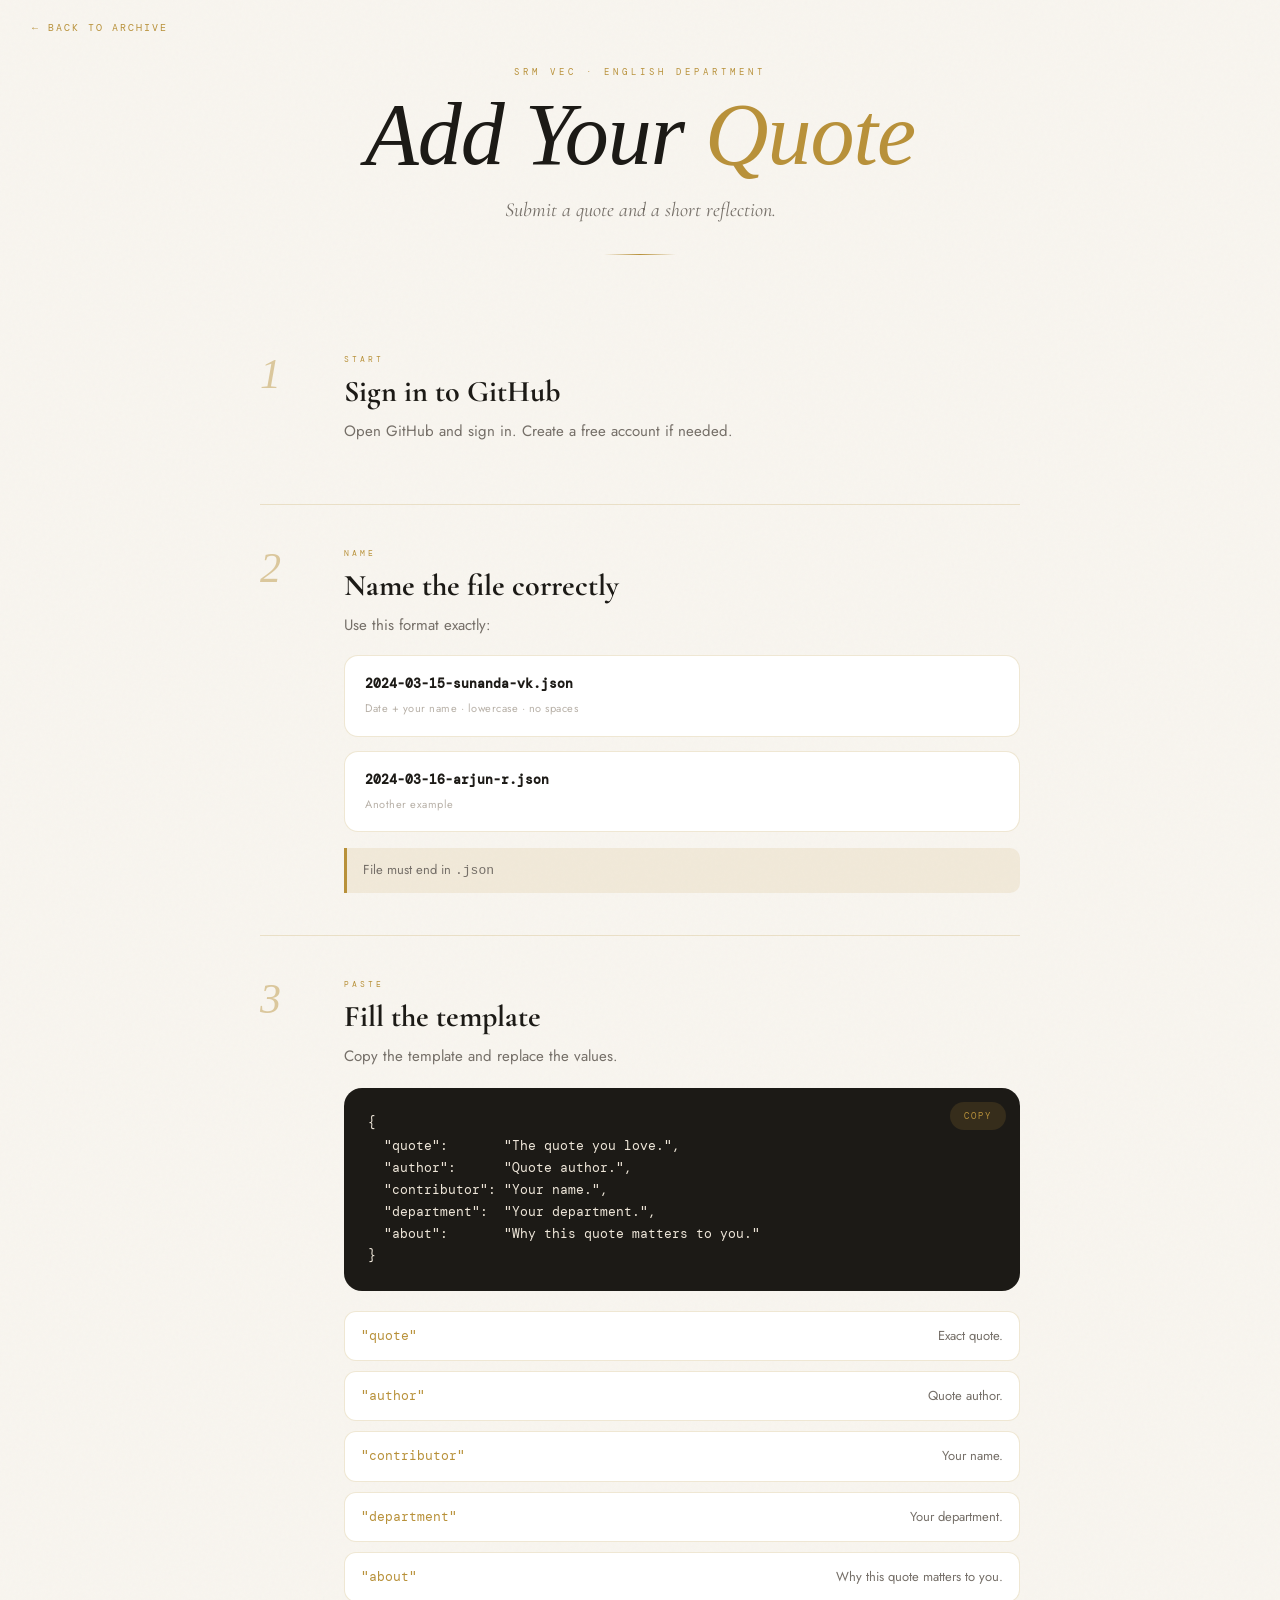
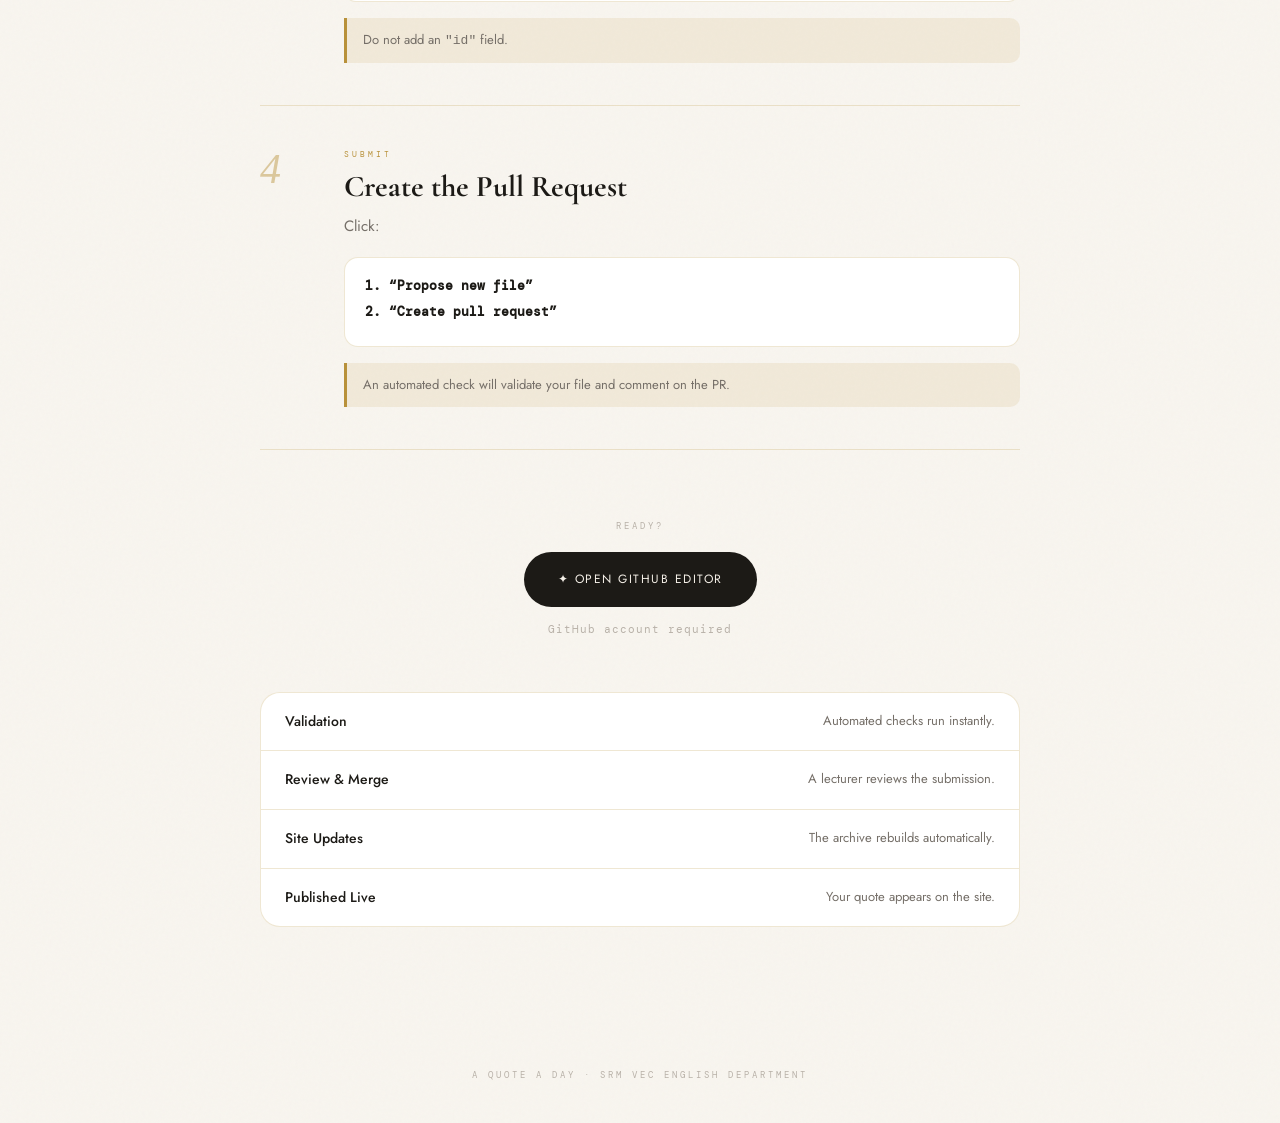
<file: submissions.html>
<!DOCTYPE html>
<html lang="en">
<head>
  <meta charset="UTF-8"/>
  <meta name="viewport" content="width=device-width, initial-scale=1.0, viewport-fit=cover"/>
  <title>Submit a Quote · A Quote A Day</title>

  <link rel="preconnect" href="https://fonts.googleapis.com">
  <link rel="preconnect" href="https://fonts.gstatic.com" crossorigin>

  <link href="https://fonts.googleapis.com/css2?family=Cormorant+Garamond:wght@300;400;600;700&family=IM+Fell+English:ital@0;1&family=DM+Mono:wght@300;400;500&family=Jost:wght@300;400;500;600&display=swap" rel="stylesheet">

  <style>
    *, *::before, *::after {
      box-sizing: border-box;
      margin: 0;
      padding: 0;
    }

    :root{
      --paper:#f8f5ef;
      --ink:#1c1a16;
      --muted:#756f68;
      --ghost:#b8b1a8;
      --gold:#b8913a;
      --gold-soft:rgba(184,145,58,0.12);
      --gold-border:rgba(184,145,58,0.22);
      --surface:#fff;

      --serif:'Cormorant Garamond',serif;
      --fell:'IM Fell English',serif;
      --mono:'DM Mono',monospace;
      --sans:'Jost',sans-serif;
    }

    body{
      background:var(--paper);
      color:var(--ink);
      font-family:var(--sans);
      line-height:1.55;
      min-height:100vh;
      -webkit-font-smoothing:antialiased;
      background-image:url("data:image/svg+xml,%3Csvg viewBox='0 0 512 512' xmlns='http://www.w3.org/2000/svg'%3E%3Cfilter id='n'%3E%3CfeTurbulence type='fractalNoise' baseFrequency='0.75' numOctaves='4' stitchTiles='stitch'/%3E%3C/filter%3E%3Crect width='100%25' height='100%25' filter='url(%23n)' opacity='0.025'/%3E%3C/svg%3E");
    }

    a{
      color:inherit;
    }

    .back{
      display:inline-flex;
      align-items:center;
      gap:8px;
      padding:20px 32px;
      text-decoration:none;
      font-family:var(--mono);
      font-size:10px;
      letter-spacing:2px;
      text-transform:uppercase;
      color:var(--gold);
    }

    .hero{
      text-align:center;
      padding:10px 24px 56px;
    }

    .eyebrow{
      font-family:var(--mono);
      font-size:9px;
      letter-spacing:4px;
      text-transform:uppercase;
      color:var(--gold);
      margin-bottom:14px;
    }

    h1{
      font-family:var(--fell);
      font-style:italic;
      font-size:clamp(52px,8vw,88px);
      font-weight:400;
      line-height:0.95;
      letter-spacing:-1px;
      margin-bottom:18px;
    }

    h1 span{
      color:var(--gold);
    }

    .hero p{
      font-family:var(--serif);
      font-size:20px;
      color:var(--muted);
      font-style:italic;
    }

    .rule{
      width:72px;
      height:1px;
      margin:28px auto 0;
      background:linear-gradient(to right,transparent,var(--gold),transparent);
    }

    .page{
      width:min(760px,92%);
      margin:auto;
      padding-bottom:100px;
    }

    .step{
      display:grid;
      grid-template-columns:56px 1fr;
      gap:28px;
      padding:42px 0;
      border-bottom:1px solid var(--gold-border);
    }

    .num{
      font-family:var(--fell);
      font-size:42px;
      font-style:italic;
      color:var(--gold);
      opacity:.45;
      line-height:1;
    }

    .label{
      font-family:var(--mono);
      font-size:8px;
      letter-spacing:3px;
      text-transform:uppercase;
      color:var(--gold);
      margin-bottom:10px;
    }

    h2{
      font-family:var(--serif);
      font-size:30px;
      line-height:1.1;
      margin-bottom:12px;
    }

    .desc{
      color:var(--muted);
      font-size:15px;
      margin-bottom:18px;
    }

    .example{
      background:var(--surface);
      border:1px solid var(--gold-border);
      border-radius:14px;
      padding:18px 20px;
      margin:14px 0;
    }

    .example strong{
      display:block;
      font-family:var(--mono);
      font-size:13px;
      color:var(--ink);
      margin-bottom:6px;
    }

    .hint{
      font-size:11px;
      color:var(--ghost);
      letter-spacing:.5px;
    }

    .note{
      background:var(--gold-soft);
      border-left:3px solid var(--gold);
      padding:12px 16px;
      border-radius:0 10px 10px 0;
      margin-top:16px;
      font-size:13px;
      color:var(--muted);
    }

    .code-wrap{
      position:relative;
      margin-top:20px;
    }

    .code{
      background:#1c1a16;
      color:#efe7da;
      border-radius:18px;
      padding:24px;
      overflow:auto;
      font-family:var(--mono);
      font-size:13px;
      line-height:1.7;
    }

    .copy{
      position:absolute;
      top:14px;
      right:14px;
      border:none;
      background:rgba(184,145,58,0.16);
      color:var(--gold);
      padding:8px 14px;
      border-radius:999px;
      cursor:pointer;
      font-family:var(--mono);
      font-size:9px;
      letter-spacing:2px;
      text-transform:uppercase;
    }

    .fields{
      display:flex;
      flex-direction:column;
      gap:10px;
      margin-top:20px;
    }

    .field{
      display:flex;
      justify-content:space-between;
      gap:20px;
      padding:14px 16px;
      background:var(--surface);
      border:1px solid var(--gold-border);
      border-radius:12px;
      font-size:13px;
    }

    .field strong{
      font-family:var(--mono);
      color:var(--gold);
      font-weight:400;
    }

    .field span{
      color:var(--muted);
      text-align:right;
    }

    .cta{
      text-align:center;
      padding-top:70px;
    }

    .cta-label{
      font-family:var(--mono);
      font-size:9px;
      letter-spacing:3px;
      text-transform:uppercase;
      color:var(--ghost);
      margin-bottom:18px;
    }

    .cta-btn{
      display:inline-flex;
      align-items:center;
      gap:10px;
      text-decoration:none;
      background:var(--ink);
      color:#f4efe7;
      padding:18px 34px;
      border-radius:999px;
      font-size:12px;
      letter-spacing:1.5px;
      text-transform:uppercase;
      transition:.25s;
    }

    .cta-btn:hover{
      background:var(--gold);
      transform:translateY(-2px);
    }

    .cta-sub{
      margin-top:14px;
      font-size:11px;
      color:var(--ghost);
      font-family:var(--mono);
      letter-spacing:1px;
    }

    .pipeline{
      margin-top:54px;
      border:1px solid var(--gold-border);
      background:var(--surface);
      border-radius:20px;
      overflow:hidden;
    }

    .pipe{
      display:flex;
      justify-content:space-between;
      gap:20px;
      padding:18px 24px;
      border-bottom:1px solid var(--gold-border);
    }

    .pipe:last-child{
      border-bottom:none;
    }

    .pipe strong{
      font-size:14px;
      font-weight:500;
    }

    .pipe span{
      color:var(--muted);
      font-size:13px;
      text-align:right;
    }

    footer{
      text-align:center;
      padding:42px 24px;
      font-family:var(--mono);
      font-size:9px;
      letter-spacing:3px;
      text-transform:uppercase;
      color:var(--ghost);
    }

    @media(max-width:700px){

      .back{
        padding:18px 20px;
      }

      .hero{
        padding:0 20px 46px;
      }

      .hero p{
        font-size:18px;
      }

      .step{
        grid-template-columns:40px 1fr;
        gap:18px;
        padding:34px 0;
      }

      .num{
        font-size:32px;
      }

      h2{
        font-size:24px;
      }

      .field{
        flex-direction:column;
        gap:8px;
      }

      .field span{
        text-align:left;
      }

      .pipe{
        flex-direction:column;
        gap:6px;
      }

      .pipe span{
        text-align:left;
      }

      .cta-btn{
        width:100%;
        justify-content:center;
      }

      .code{
        font-size:12px;
      }
    }
  </style>
</head>

<body>

  <a href="../" class="back">← Back to Archive</a>

  <section class="hero">
    <div class="eyebrow">SRM VEC · English Department</div>

    <h1>Add Your <span>Quote</span></h1>

    <p>Submit a quote and a short reflection.</p>

    <div class="rule"></div>
  </section>

  <main class="page">

    <!-- STEP 1 -->
    <section class="step">

      <div class="num">1</div>

      <div>
        <div class="label">Start</div>

        <h2>Sign in to GitHub</h2>

        <p class="desc">
          Open GitHub and sign in. Create a free account if needed.
        </p>

      </div>

    </section>

    <!-- STEP 2 -->
    <section class="step">

      <div class="num">2</div>

      <div>

        <div class="label">Name</div>

        <h2>Name the file correctly</h2>

        <p class="desc">
          Use this format exactly:
        </p>

        <div class="example">
          <strong>2024-03-15-sunanda-vk.json</strong>
          <div class="hint">Date + your name · lowercase · no spaces</div>
        </div>

        <div class="example">
          <strong>2024-03-16-arjun-r.json</strong>
          <div class="hint">Another example</div>
        </div>

        <div class="note">
          File must end in <code>.json</code>
        </div>

      </div>

    </section>

    <!-- STEP 3 -->
    <section class="step">

      <div class="num">3</div>

      <div>

        <div class="label">Paste</div>

        <h2>Fill the template</h2>

        <p class="desc">
          Copy the template and replace the values.
        </p>

        <div class="code-wrap">

          <button class="copy" onclick="copyTemplate()">Copy</button>

<pre class="code" id="template">{
  "quote":       "The quote you love.",
  "author":      "Quote author.",
  "contributor": "Your name.",
  "department":  "Your department.",
  "about":       "Why this quote matters to you."
}</pre>

        </div>

        <div class="fields">

          <div class="field">
            <strong>"quote"</strong>
            <span>Exact quote.</span>
          </div>

          <div class="field">
            <strong>"author"</strong>
            <span>Quote author.</span>
          </div>

          <div class="field">
            <strong>"contributor"</strong>
            <span>Your name.</span>
          </div>

          <div class="field">
            <strong>"department"</strong>
            <span>Your department.</span>
          </div>

          <div class="field">
            <strong>"about"</strong>
            <span>Why this quote matters to you.</span>
          </div>

        </div>

        <div class="note">
          Do not add an <code>"id"</code> field.
        </div>

      </div>

    </section>

    <!-- STEP 4 -->
    <section class="step">

      <div class="num">4</div>

      <div>

        <div class="label">Submit</div>

        <h2>Create the Pull Request</h2>

        <p class="desc">
          Click:
        </p>

        <div class="example">
          <strong>1. “Propose new file”</strong>
          <strong>2. “Create pull request”</strong>
        </div>

        <div class="note">
          An automated check will validate your file and comment on the PR.
        </div>

      </div>

    </section>

    <!-- CTA -->
    <section class="cta">

      <div class="cta-label">Ready?</div>

      <a
        href="https://github.com/AndrewVeda/a-quote-a-day/new/main/quotes"
        target="_blank"
        rel="noopener"
        class="cta-btn"
      >
        ✦ Open GitHub Editor
      </a>

      <div class="cta-sub">
        GitHub account required
      </div>

    </section>

    <!-- PIPELINE -->
    <section class="pipeline">

      <div class="pipe">
        <strong>Validation</strong>
        <span>Automated checks run instantly.</span>
      </div>

      <div class="pipe">
        <strong>Review & Merge</strong>
        <span>A lecturer reviews the submission.</span>
      </div>

      <div class="pipe">
        <strong>Site Updates</strong>
        <span>The archive rebuilds automatically.</span>
      </div>

      <div class="pipe">
        <strong>Published Live</strong>
        <span>Your quote appears on the site.</span>
      </div>

    </section>

  </main>

  <footer>
    A Quote A Day · SRM VEC English Department
  </footer>

  <script>

    const TEMPLATE_RAW = `{
  "quote":       "The quote you love.",
  "author":      "Quote author.",
  "contributor": "Your name.",
  "department":  "Your department.",
  "about":       "Why this quote matters to you."
}`;

    function copyTemplate() {

      navigator.clipboard.writeText(TEMPLATE_RAW);

      const btn = document.querySelector('.copy');

      btn.textContent = 'Copied';

      setTimeout(() => {
        btn.textContent = 'Copy';
      }, 1500);

    }

  </script>

</body>
</html>
</file>
